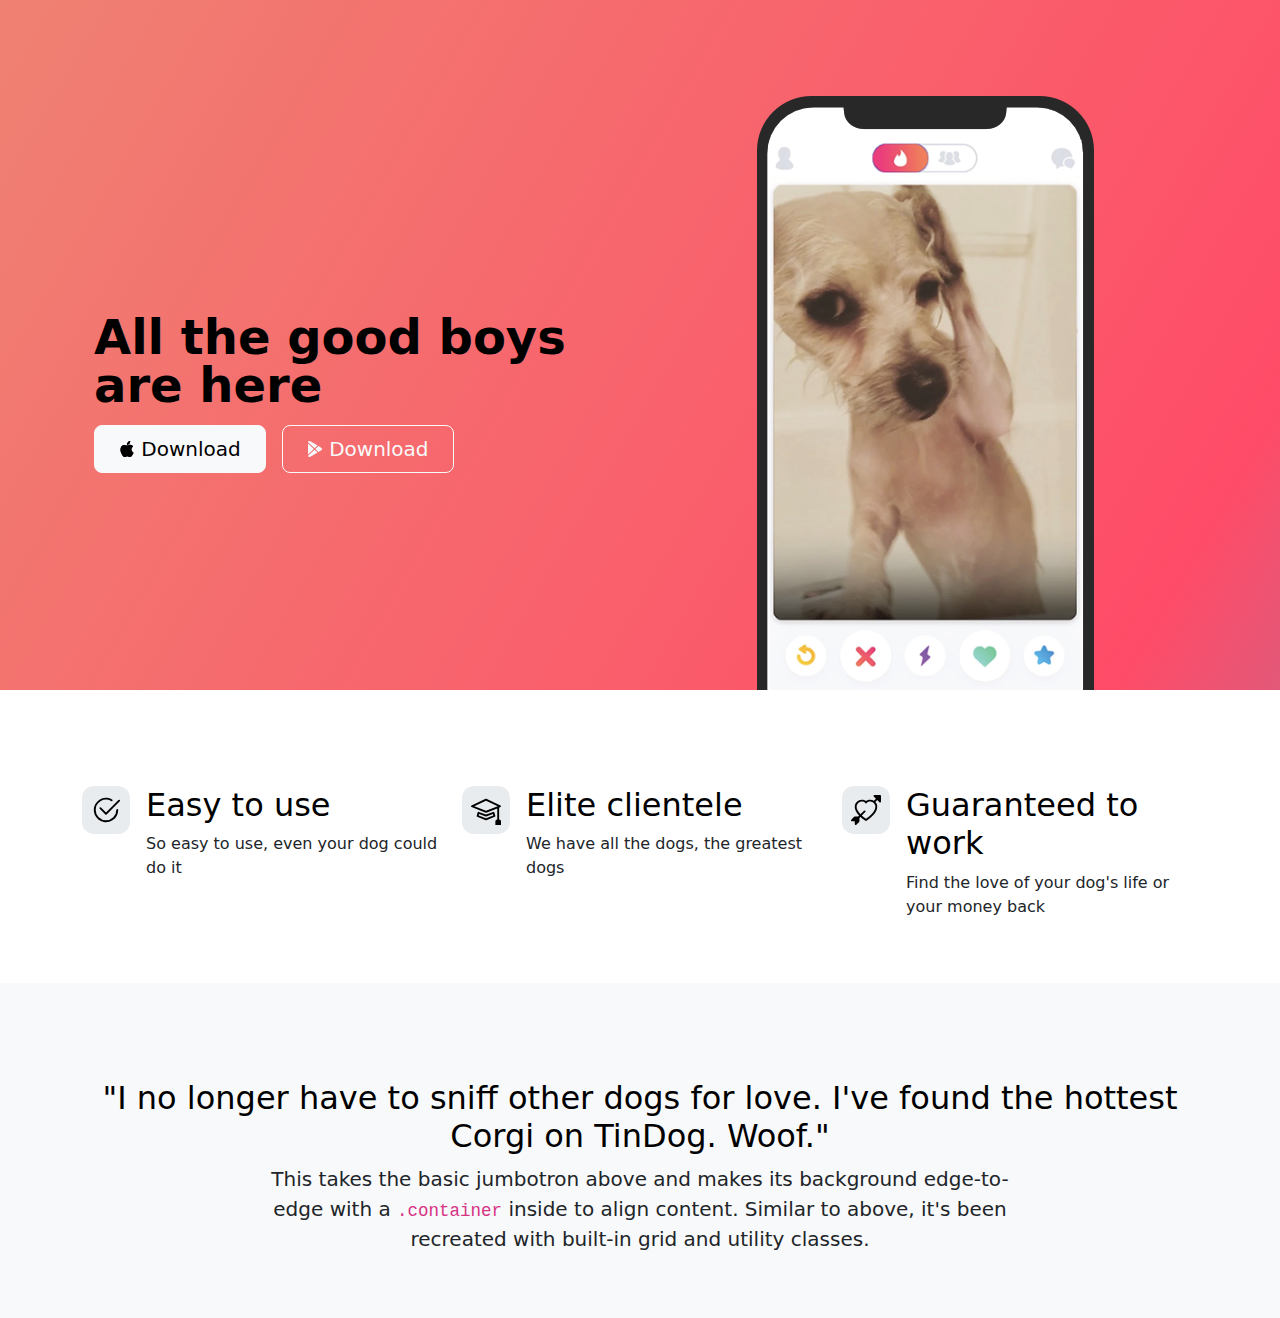
<file: index.html>
<!DOCTYPE html>
<html lang="en">

<head>
  <meta charset="UTF-8">
  <meta name="viewport" content="width=device-width, initial-scale=1.0">
  <link href="https://cdn.jsdelivr.net/npm/bootstrap@5.3.3/dist/css/bootstrap.min.css" rel="stylesheet" integrity="sha384-QWTKZyjpPEjISv5WaRU9OFeRpok6YctnYmDr5pNlyT2bRjXh0JMhjY6hW+ALEwIH" crossorigin="anonymous">
  <link rel="stylesheet" href="./css/style.css">
  <title>TinDog</title>
</head>

<body>

  <!-- Title -->
  <section id="title" class="gradient-background">
    <!--
    class="container": 
      - A Bootstrap class that centers and horizontally pads the content within the container.
      - Ensures the layout responds appropriately across different screen sizes.

    class="col-xxl-8": 
      - A Bootstrap class that defines the column width.
      - col-xxl-8 sets the element to take up 8 of the 12 available columns on extra extra large screens (≥1400px).
      - Responsive, meaning the layout adapts based on the screen size.

    class="px-4": 
      - A Bootstrap utility class that adds padding to the left and right (horizontal padding).
      - px-4 means padding of 1.5rem on both sides, based on Bootstrap's spacing scale.

    class="pt-5": 
      - A Bootstrap utility class that adds padding to the top.
      - pt-5 means padding of 3rem on the top, based on Bootstrap's spacing scale.
  -->
    <div class="container col-xxl-8 px-4 pt-5">
      <div class="row flex-lg-row-reverse align-items-center g-5 pt-5">
        <div class="col-10 col-sm-8 col-lg-6">
          <img src="./images/iphone.png" class="d-block mx-lg-auto img-fluid" alt="Bootstrap Themes" height="200" loading="lazy">
        </div>
        <div class="col-lg-6">
          <h1 class="display-5 fw-bold text-body-emphasis lh-1 mb-3">All the good boys are here</h1>
          <div class="d-grid gap-2 d-md-flex justify-content-md-start">
        <!-- Here:
            - btn: Applies Bootstrap's button styles.
            - btn-light: Sets a light background color for the button.
            - btn-lg: Makes the button large.
            - px-4: Adds horizontal padding to the button.
            - me-md-2: Adds right margin to the button on medium and larger screens.
            - apple: Custom class for additional styling. -->
            <button type="button" class="btn btn-light btn-lg px-4 me-md-2 apple">
              <svg xmlns="http://www.w3.org/2000/svg" width="16" height="16" fill="currentColor" class="bi bi-apple mb-1" viewBox="0 0 16 16"> <path d="M11.182.008C11.148-.03 9.923.023 8.857 1.18c-1.066 1.156-.902 2.482-.878 2.516.024.034 1.52.087 2.475-1.258.955-1.345.762-2.391.728-2.43Zm3.314 11.733c-.048-.096-2.325-1.234-2.113-3.422.212-2.189 1.675-2.789 1.698-2.854.023-.065-.597-.79-1.254-1.157a3.692 3.692 0 0 0-1.563-.434c-.108-.003-.483-.095-1.254.116-.508.139-1.653.589-1.968.607-.316.018-1.256-.522-2.267-.665-.647-.125-1.333.131-1.824.328-.49.196-1.422.754-2.074 2.237-.652 1.482-.311 3.83-.067 4.56.244.729.625 1.924 1.273 2.796.576.984 1.34 1.667 1.659 1.899.319.232 1.219.386 1.843.067.502-.308 1.408-.485 1.766-.472.357.013 1.061.154 1.782.539.571.197 1.111.115 1.652-.105.541-.221 1.324-1.059 2.238-2.758.347-.79.505-1.217.473-1.282Z" /> <path d="M11.182.008C11.148-.03 9.923.023 8.857 1.18c-1.066 1.156-.902 2.482-.878 2.516.024.034 1.52.087 2.475-1.258.955-1.345.762-2.391.728-2.43Zm3.314 11.733c-.048-.096-2.325-1.234-2.113-3.422.212-2.189 1.675-2.789 1.698-2.854.023-.065-.597-.79-1.254-1.157a3.692 3.692 0 0 0-1.563-.434c-.108-.003-.483-.095-1.254.116-.508.139-1.653.589-1.968.607-.316.018-1.256-.522-2.267-.665-.647-.125-1.333.131-1.824.328-.49.196-1.422.754-2.074 2.237-.652 1.482-.311 3.83-.067 4.56.244.729.625 1.924 1.273 2.796.576.984 1.34 1.667 1.659 1.899.319.232 1.219.386 1.843.067.502-.308 1.408-.485 1.766-.472.357.013 1.061.154 1.782.539.571.197 1.111.115 1.652-.105.541-.221 1.324-1.059 2.238-2.758.347-.79.505-1.217.473-1.282Z" />
              </svg> Download</button>
            <button type="button" class="btn btn-outline-light btn-lg px-4 android">
              <svg xmlns="http://www.w3.org/2000/svg" width="16" height="16" fill="currentColor" class="bi bi-google-play mb-1" viewBox="0 0 16 16"> <path d="M14.222 9.374c1.037-.61 1.037-2.137 0-2.748L11.528 5.04 8.32 8l3.207 2.96 2.694-1.586Zm-3.595 2.116L7.583 8.68 1.03 14.73c.201 1.029 1.36 1.61 2.303 1.055l7.294-4.295ZM1 13.396V2.603L6.846 8 1 13.396ZM1.03 1.27l6.553 6.05 3.044-2.81L3.333.215C2.39-.341 1.231.24 1.03 1.27Z" />
              </svg> Download</button>
          </div>
        </div>
      </div>
    </div>
  </section>
  


  <!-- Features -->
  <section id="features">
    <div class="container mt-5" >
      <div class="row g-4 py-5 row-cols-1 row-cols-lg-3">
        <div class="col d-flex align-items-start">
          <div class="icon-square text-body-emphasis bg-body-secondary d-inline-flex align-items-center justify-content-center fs-4 flex-shrink-0 me-3">
            <svg xmlns="http://www.w3.org/2000/svg" height="30" fill="currentColor" class="bi bi-check2-circle" viewBox="0 0 16 16"> <path d="M2.5 8a5.5 5.5 0 0 1 8.25-4.764.5.5 0 0 0 .5-.866A6.5 6.5 0 1 0 14.5 8a.5.5 0 0 0-1 0 5.5 5.5 0 1 1-11 0z" /> <path  d="M15.354 3.354a.5.5 0 0 0-.708-.708L8 9.293 5.354 6.646a.5.5 0 1 0-.708.708l3 3a.5.5 0 0 0 .708 0l7-7z" /></svg>
          </div>
          <div>
            <h3 class="fs-2 text-body-emphasis">Easy to use</h3>
            <p>So easy to use, even your dog could do it</p>
          </div>
        </div>
        <div class="col d-flex align-items-start">
          <div class="icon-square text-body-emphasis bg-body-secondary d-inline-flex align-items-center justify-content-center fs-4 flex-shrink-0 me-3">
            <svg xmlns="http://www.w3.org/2000/svg" height="30" fill="currentColor" class="bi bi-mortarboard" viewBox="0 0 16 16"> <path d="M8.211 2.047a.5.5 0 0 0-.422 0l-7.5 3.5a.5.5 0 0 0 .025.917l7.5 3a.5.5 0 0 0 .372 0L14 7.14V13a1 1 0 0 0-1 1v2h3v-2a1 1 0 0 0-1-1V6.739l.686-.275a.5.5 0 0 0 .025-.917l-7.5-3.5ZM8 8.46 1.758 5.965 8 3.052l6.242 2.913L8 8.46Z"/><path d="M4.176 9.032a.5.5 0 0 0-.656.327l-.5 1.7a.5.5 0 0 0 .294.605l4.5 1.8a.5.5 0 0 0 .372 0l4.5-1.8a.5.5 0 0 0 .294-.605l-.5-1.7a.5.5 0 0 0-.656-.327L8 10.466 4.176 9.032Zm-.068 1.873.22-.748 3.496 1.311a.5.5 0 0 0 .352 0l3.496-1.311.22.748L8 12.46l-3.892-1.556Z"/></svg>
          </div>
          <div>
            <h3 class="fs-2 text-body-emphasis">Elite clientele</h3>
            <p>We have all the dogs, the greatest dogs</p>
          </div>
        </div>
        <div class="col d-flex align-items-start">
          <div class="icon-square text-body-emphasis bg-body-secondary d-inline-flex align-items-center justify-content-center fs-4 flex-shrink-0 me-3">
            <svg xmlns="http://www.w3.org/2000/svg" height="30" fill="currentColor" class="bi bi-arrow-through-heart"viewBox="0 0 16 16"> <path fill-rule="evenodd"d="M2.854 15.854A.5.5 0 0 1 2 15.5V14H.5a.5.5 0 0 1-.354-.854l1.5-1.5A.5.5 0 0 1 2 11.5h1.793l.53-.53c-.771-.802-1.328-1.58-1.704-2.32-.798-1.575-.775-2.996-.213-4.092C3.426 2.565 6.18 1.809 8 3.233c1.25-.98 2.944-.928 4.212-.152L13.292 2 12.147.854A.5.5 0 0 1 12.5 0h3a.5.5 0 0 1 .5.5v3a.5.5 0 0 1-.854.354L14 2.707l-1.006 1.006c.236.248.44.531.6.845.562 1.096.585 2.517-.213 4.092-.793 1.563-2.395 3.288-5.105 5.08L8 13.912l-.276-.182a21.86 21.86 0 0 1-2.685-2.062l-.539.54V14a.5.5 0 0 1-.146.354l-1.5 1.5Zm2.893-4.894A20.419 20.419 0 0 0 8 12.71c2.456-1.666 3.827-3.207 4.489-4.512.679-1.34.607-2.42.215-3.185-.817-1.595-3.087-2.054-4.346-.761L8 4.62l-.358-.368c-1.259-1.293-3.53-.834-4.346.761-.392.766-.464 1.845.215 3.185.323.636.815 1.33 1.519 2.065l1.866-1.867a.5.5 0 1 1 .708.708L5.747 10.96Z" /> </svg>
          </div>
          <div>
            <h3 class="fs-2 text-body-emphasis">Guaranteed to work</h3>
            <p>Find the love of your dog's life or your money back</p>
          </div>
        </div>
      </div>
    </div>
  </section>


  <!-- Testimonial -->
  <section id="testimonial">
    <div class="pt-5 text-center bg-body-tertiary">
      <div class="container py-5">
        <h2 class="text-body-emphasis">"I no longer have to sniff other dogs for love. I've found the hottest Corgi on TinDog. Woof."</h2>
        <p class="col-lg-8 mx-auto lead">
          This takes the basic jumbotron above and makes its background edge-to-edge with a <code>.container</code> inside to align content. Similar to above, it's been recreated with built-in grid and utility classes.
        </p>
      </div>
    </div>
  </section>
  <!-- Pricing -->
  <section id="pricing">

  </section>
  <!-- Footer -->
  <section id="footer">

  </section>

  <script src="https://cdn.jsdelivr.net/npm/bootstrap@5.3.3/dist/js/bootstrap.bundle.min.js" integrity="sha384-YvpcrYf0tY3lHB60NNkmXc5s9fDVZLESaAA55NDzOxhy9GkcIdslK1eN7N6jIeHz" crossorigin="anonymous"></script>
</body>

</html>
</file>
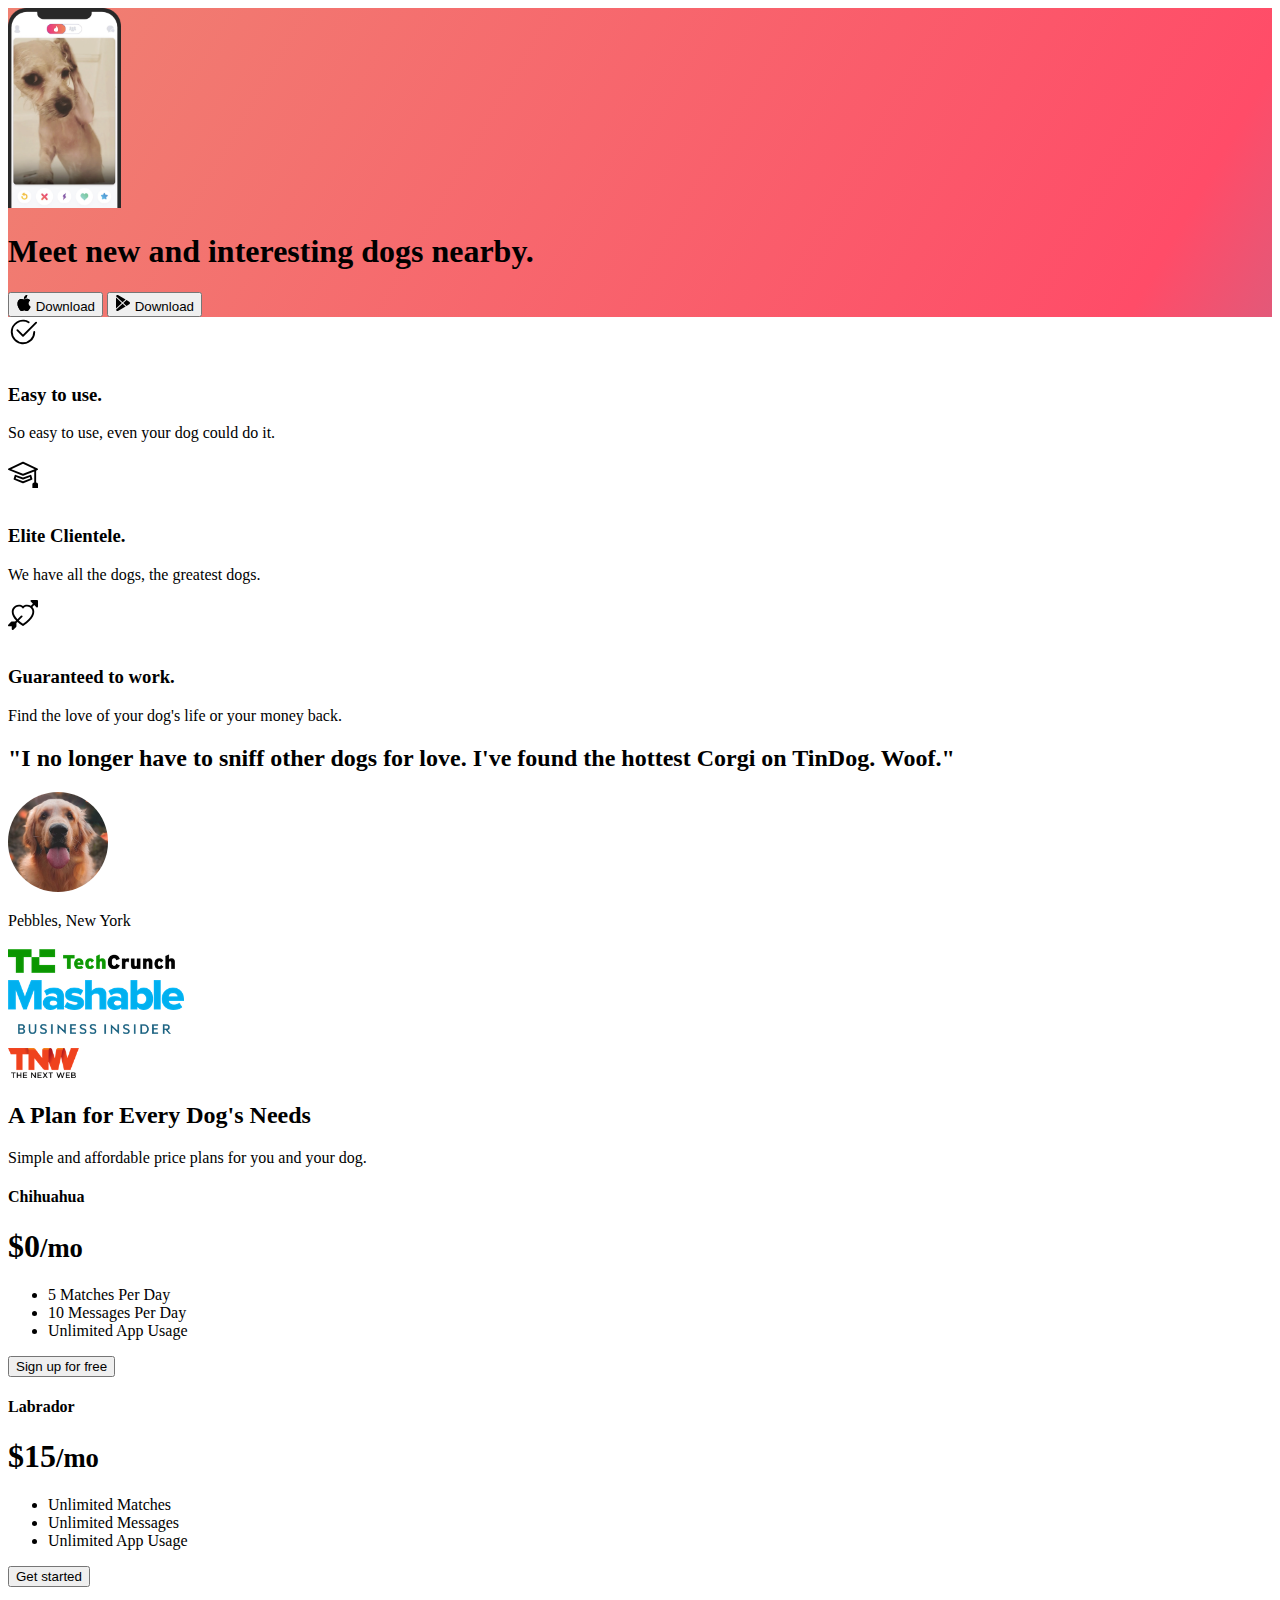
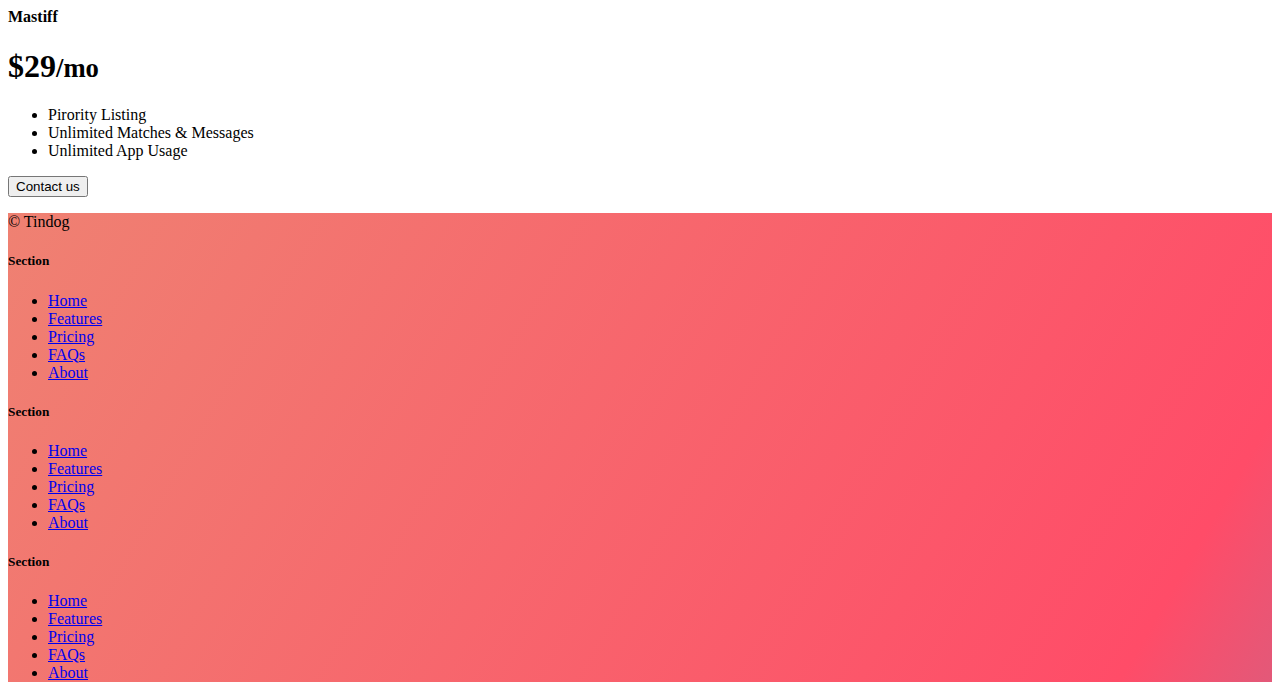
<file: solution.html>
<!DOCTYPE html>
<html lang="en">

<head>
  <meta charset="UTF-8">
  <meta name="viewport" content="width=device-width, initial-scale=1.0">
  <title>TinDog</title>
  <link href="https://cdn.jsdelivr.net/npm/bootstrap@5.3.0-alpha3/dist/css/bootstrap.min.css" rel="stylesheet"
    integrity="sha384-KK94CHFLLe+nY2dmCWGMq91rCGa5gtU4mk92HdvYe+M/SXH301p5ILy+dN9+nJOZ" crossorigin="anonymous">
  <link rel="stylesheet" href="./css/solution.css">
</head>

<body>


  <!-- Title -->
  <section id="title" class="gradient-background">

    <div class="container col-xxl-8 px-4 pt-5">
      <div class="row flex-lg-row-reverse align-items-center g-5 pt-5">
        <div class="col-10 col-sm-8 col-lg-6">
          <img src="./images/iphone.png" class="d-block mx-lg-auto img-fluid" alt="Bootstrap Themes" height="200"
            loading="lazy">
        </div>
        <div class="col-lg-6">
          <h1 class="display-5 fw-bold text-body-emphasis lh-1 mb-3">Meet new and interesting dogs nearby.</h1>

          <div class="d-grid gap-2 d-md-flex justify-content-md-start">
            <button type="button" class="btn btn-light btn-lg px-4 me-md-2"><svg xmlns="http://www.w3.org/2000/svg"
                width="16" height="16" fill="currentColor" class="bi bi-apple mb-1" viewBox="0 0 16 16">
                <path
                  d="M11.182.008C11.148-.03 9.923.023 8.857 1.18c-1.066 1.156-.902 2.482-.878 2.516.024.034 1.52.087 2.475-1.258.955-1.345.762-2.391.728-2.43Zm3.314 11.733c-.048-.096-2.325-1.234-2.113-3.422.212-2.189 1.675-2.789 1.698-2.854.023-.065-.597-.79-1.254-1.157a3.692 3.692 0 0 0-1.563-.434c-.108-.003-.483-.095-1.254.116-.508.139-1.653.589-1.968.607-.316.018-1.256-.522-2.267-.665-.647-.125-1.333.131-1.824.328-.49.196-1.422.754-2.074 2.237-.652 1.482-.311 3.83-.067 4.56.244.729.625 1.924 1.273 2.796.576.984 1.34 1.667 1.659 1.899.319.232 1.219.386 1.843.067.502-.308 1.408-.485 1.766-.472.357.013 1.061.154 1.782.539.571.197 1.111.115 1.652-.105.541-.221 1.324-1.059 2.238-2.758.347-.79.505-1.217.473-1.282Z" />
                <path
                  d="M11.182.008C11.148-.03 9.923.023 8.857 1.18c-1.066 1.156-.902 2.482-.878 2.516.024.034 1.52.087 2.475-1.258.955-1.345.762-2.391.728-2.43Zm3.314 11.733c-.048-.096-2.325-1.234-2.113-3.422.212-2.189 1.675-2.789 1.698-2.854.023-.065-.597-.79-1.254-1.157a3.692 3.692 0 0 0-1.563-.434c-.108-.003-.483-.095-1.254.116-.508.139-1.653.589-1.968.607-.316.018-1.256-.522-2.267-.665-.647-.125-1.333.131-1.824.328-.49.196-1.422.754-2.074 2.237-.652 1.482-.311 3.83-.067 4.56.244.729.625 1.924 1.273 2.796.576.984 1.34 1.667 1.659 1.899.319.232 1.219.386 1.843.067.502-.308 1.408-.485 1.766-.472.357.013 1.061.154 1.782.539.571.197 1.111.115 1.652-.105.541-.221 1.324-1.059 2.238-2.758.347-.79.505-1.217.473-1.282Z" />
              </svg> Download</button>
            <button type="button" class="btn btn-outline-light btn-lg px-4"><svg xmlns="http://www.w3.org/2000/svg"
                width="16" height="16" fill="currentColor" class="bi bi-google-play mb-1" viewBox="0 0 16 16">
                <path
                  d="M14.222 9.374c1.037-.61 1.037-2.137 0-2.748L11.528 5.04 8.32 8l3.207 2.96 2.694-1.586Zm-3.595 2.116L7.583 8.68 1.03 14.73c.201 1.029 1.36 1.61 2.303 1.055l7.294-4.295ZM1 13.396V2.603L6.846 8 1 13.396ZM1.03 1.27l6.553 6.05 3.044-2.81L3.333.215C2.39-.341 1.231.24 1.03 1.27Z" />
              </svg> Download</button>
          </div>
        </div>
      </div>
    </div>
  </section>
  <!-- Features -->
  <section id="features">
    <div class="container mt-5">
      <div class="row g-4 py-5 row-cols-1 row-cols-lg-3">
        <div class="col d-flex align-items-start">
          <div
            class="icon-square text-body-emphasis bg-body-secondary d-inline-flex align-items-center justify-content-center fs-4 flex-shrink-0 me-3">
            <svg xmlns="http://www.w3.org/2000/svg" height="30" fill="currentColor" class="bi bi-check2-circle"
              viewBox="0 0 16 16">
              <path
                d="M2.5 8a5.5 5.5 0 0 1 8.25-4.764.5.5 0 0 0 .5-.866A6.5 6.5 0 1 0 14.5 8a.5.5 0 0 0-1 0 5.5 5.5 0 1 1-11 0z" />
              <path
                d="M15.354 3.354a.5.5 0 0 0-.708-.708L8 9.293 5.354 6.646a.5.5 0 1 0-.708.708l3 3a.5.5 0 0 0 .708 0l7-7z" />
            </svg>
          </div>
          <div>
            <h3 class="fs-2">Easy to use.</h3>
            <p>So easy to use, even your dog could do it.</p>

          </div>
        </div>
        <div class="col d-flex align-items-start">
          <div class="icon-square text-body-emphasis bg-body-secondary d-inline-flex align-items-center justify-content-center fs-4 flex-shrink-0 me-3">
            <svg xmlns="http://www.w3.org/2000/svg" height="30" fill="currentColor" class="bi bi-mortarboard"
              viewBox="0 0 16 16">
              <path
                d="M8.211 2.047a.5.5 0 0 0-.422 0l-7.5 3.5a.5.5 0 0 0 .025.917l7.5 3a.5.5 0 0 0 .372 0L14 7.14V13a1 1 0 0 0-1 1v2h3v-2a1 1 0 0 0-1-1V6.739l.686-.275a.5.5 0 0 0 .025-.917l-7.5-3.5ZM8 8.46 1.758 5.965 8 3.052l6.242 2.913L8 8.46Z" />
              <path
                d="M4.176 9.032a.5.5 0 0 0-.656.327l-.5 1.7a.5.5 0 0 0 .294.605l4.5 1.8a.5.5 0 0 0 .372 0l4.5-1.8a.5.5 0 0 0 .294-.605l-.5-1.7a.5.5 0 0 0-.656-.327L8 10.466 4.176 9.032Zm-.068 1.873.22-.748 3.496 1.311a.5.5 0 0 0 .352 0l3.496-1.311.22.748L8 12.46l-3.892-1.556Z" />
            </svg>
          </div>
          <div>
            <h3 class="fs-2">Elite Clientele.</h3>
            <p>We have all the dogs, the greatest dogs.</p>

          </div>
        </div>
        <div class="col d-flex align-items-start">
          <div
            class="icon-square text-body-emphasis bg-body-secondary d-inline-flex align-items-center justify-content-center fs-4 flex-shrink-0 me-3">
            <svg xmlns="http://www.w3.org/2000/svg" height="30" fill="currentColor" class="bi bi-arrow-through-heart"
              viewBox="0 0 16 16">
              <path fill-rule="evenodd"
                d="M2.854 15.854A.5.5 0 0 1 2 15.5V14H.5a.5.5 0 0 1-.354-.854l1.5-1.5A.5.5 0 0 1 2 11.5h1.793l.53-.53c-.771-.802-1.328-1.58-1.704-2.32-.798-1.575-.775-2.996-.213-4.092C3.426 2.565 6.18 1.809 8 3.233c1.25-.98 2.944-.928 4.212-.152L13.292 2 12.147.854A.5.5 0 0 1 12.5 0h3a.5.5 0 0 1 .5.5v3a.5.5 0 0 1-.854.354L14 2.707l-1.006 1.006c.236.248.44.531.6.845.562 1.096.585 2.517-.213 4.092-.793 1.563-2.395 3.288-5.105 5.08L8 13.912l-.276-.182a21.86 21.86 0 0 1-2.685-2.062l-.539.54V14a.5.5 0 0 1-.146.354l-1.5 1.5Zm2.893-4.894A20.419 20.419 0 0 0 8 12.71c2.456-1.666 3.827-3.207 4.489-4.512.679-1.34.607-2.42.215-3.185-.817-1.595-3.087-2.054-4.346-.761L8 4.62l-.358-.368c-1.259-1.293-3.53-.834-4.346.761-.392.766-.464 1.845.215 3.185.323.636.815 1.33 1.519 2.065l1.866-1.867a.5.5 0 1 1 .708.708L5.747 10.96Z" />
            </svg>
          </div>
          <div>
            <h3 class="fs-2">Guaranteed to work.</h3>
            <p>Find the love of your dog's life or your money back.</p>

          </div>
        </div>
      </div>
    </div>
  </section>
  <!-- Testimonial -->
  <section id="testimonial">
    <div class="my-5">
      <div class="p-5 text-center bg-body-tertiary">
        <div class="container py-5">
          <h2 class="text-body-emphasis">"I no longer have to sniff other dogs for love. I've found the hottest Corgi on
            TinDog. Woof."</h2>
          <img class="profile-img mt-5" src="./images/dog-img.jpg" alt="dog image">
          <p class="col-lg-8 mx-auto lead mt-2">
            Pebbles, New York
          </p>
        </div>

        <div class="container">
          <div class="row">
            <div class="col-lg-3 col-sm-12">
              <img src="./images/techcrunch.png" alt="techcrunch" height="30">
            </div>
            <div class="col-lg-3 col-sm-12">
              <img src="./images/mashable.png" alt="mashable" height="30">
            </div>
            <div class="col-lg-3 col-sm-12">
              <img src="./images/bizinsider.png" alt="bizinsider" height="30">
            </div>
            <div class="col-lg-3 col-sm-12">
              <img src="./images/tnw.png" alt="tnw" height="30">
            </div>
          </div>
        </div>
      </div>
    </div>
  </section>
  <!-- Pricing -->
  <section id="pricing">
    <div class="container">
      <div class="pricing-header p-3 pb-md-4 mx-auto text-center">
        <h2 class="display-4 fw-normal">A Plan for Every Dog's Needs</h2>
        <p class="fs-5 text-body-secondary">Simple and affordable price plans for you and your dog.
      </div>
      <div class="row row-cols-1 row-cols-md-3 mb-3 text-center">
        <div class="col">
          <div class="card mb-4 rounded-3 shadow-sm">
            <div class="card-header py-3">
              <h4 class="my-0 fw-normal">Chihuahua</h4>
            </div>
            <div class="card-body">
              <h1 class="card-title pricing-card-title">$0<small class="text-body-secondary fw-light">/mo</small></h1>
              <ul class="list-unstyled mt-3 mb-4">
                <li>5 Matches Per Day</li>
                <li>10 Messages Per Day</li>
                <li>Unlimited App Usage</li>
              </ul>
              <button type="button" class="w-100 btn btn-lg btn-outline-dark">Sign up for free</button>
            </div>
          </div>
        </div>
        <div class="col">
          <div class="card mb-4 rounded-3 shadow-sm">
            <div class="card-header py-3">
              <h4 class="my-0 fw-normal">Labrador</h4>
            </div>
            <div class="card-body">
              <h1 class="card-title pricing-card-title">$15<small class="text-body-secondary fw-light">/mo</small></h1>
              <ul class="list-unstyled mt-3 mb-4">
                <li>Unlimited Matches</li>
                <li>Unlimited Messages</li>
                <li>Unlimited App Usage</li>
              </ul>
              <button type="button" class="w-100 btn btn-lg btn-dark">Get started</button>
            </div>
          </div>
        </div>
        <div class="col">
          <div class="card mb-4 rounded-3 shadow-sm border-dark">
            <div class="card-header py-3 text-bg-dark border-dark">
              <h4 class="my-0 fw-normal">Mastiff</h4>
            </div>
            <div class="card-body">
              <h1 class="card-title pricing-card-title">$29<small class="text-body-secondary fw-light">/mo</small></h1>
              <ul class="list-unstyled mt-3 mb-4">
                <li>Pirority Listing</li>
                <li>Unlimited Matches & Messages</li>
                <li>Unlimited App Usage</li>
              </ul>
              <button type="button" class="w-100 btn btn-lg btn-dark">Contact us</button>
            </div>
          </div>
        </div>
      </div>
    </div>
  </section>
  <!-- Footer -->
  <section id="contact" class="gradient-background">
    <div class="container ">
      <footer class="row row-cols-1 row-cols-sm-2 row-cols-md-5 py-5 mt-5 border-top">
        <div class="col mb-3">

          <p class="text-body-secondary">© Tindog</p>
        </div>

        <div class="col mb-3">

        </div>

        <div class="col mb-3">
          <h5>Section</h5>
          <ul class="nav flex-column">
            <li class="nav-item mb-2"><a href="#" class="nav-link p-0 text-body-secondary">Home</a></li>
            <li class="nav-item mb-2"><a href="#" class="nav-link p-0 text-body-secondary">Features</a></li>
            <li class="nav-item mb-2"><a href="#" class="nav-link p-0 text-body-secondary">Pricing</a></li>
            <li class="nav-item mb-2"><a href="#" class="nav-link p-0 text-body-secondary">FAQs</a></li>
            <li class="nav-item mb-2"><a href="#" class="nav-link p-0 text-body-secondary">About</a></li>
          </ul>
        </div>

        <div class="col mb-3">
          <h5>Section</h5>
          <ul class="nav flex-column">
            <li class="nav-item mb-2"><a href="#" class="nav-link p-0 text-body-secondary">Home</a></li>
            <li class="nav-item mb-2"><a href="#" class="nav-link p-0 text-body-secondary">Features</a></li>
            <li class="nav-item mb-2"><a href="#" class="nav-link p-0 text-body-secondary">Pricing</a></li>
            <li class="nav-item mb-2"><a href="#" class="nav-link p-0 text-body-secondary">FAQs</a></li>
            <li class="nav-item mb-2"><a href="#" class="nav-link p-0 text-body-secondary">About</a></li>
          </ul>
        </div>

        <div class="col mb-3">
          <h5>Section</h5>
          <ul class="nav flex-column">
            <li class="nav-item mb-2"><a href="#" class="nav-link p-0 text-body-secondary">Home</a></li>
            <li class="nav-item mb-2"><a href="#" class="nav-link p-0 text-body-secondary">Features</a></li>
            <li class="nav-item mb-2"><a href="#" class="nav-link p-0 text-body-secondary">Pricing</a></li>
            <li class="nav-item mb-2"><a href="#" class="nav-link p-0 text-body-secondary">FAQs</a></li>
            <li class="nav-item mb-2"><a href="#" class="nav-link p-0 text-body-secondary">About</a></li>
          </ul>
        </div>
      </footer>
    </div>
  </section>
</body>

</html>
</file>
<file: css/style.css>
.gradient-background {
  background: linear-gradient(300deg, #00bfff, #ff4c68, #ef8172);
  background-size: 180% 180%;
  animation: gradient-animation 18s ease infinite;
}

@keyframes gradient-animation {
  0% {
    background-position: 0% 50%;
  }
  50% {
    background-position: 100% 50%;
  }
  100% {
    background-position: 0% 50%;
  }
}

.icon-square {
  width: 3rem;
  height: 3rem;
  border-radius: 0.75rem;
}

.profile-img {
  height: 100px;
  border-radius: 50%;
}
/* .apple{
  background-color: white;
  color: black;
  border-color: white;
}
.android{
  border-color: white;
  color: white;
} */
</file>
<file: css/solution.css>
.gradient-background {
  background: linear-gradient(300deg, #00bfff, #ff4c68, #ef8172);
  background-size: 180% 180%;
  animation: gradient-animation 18s ease infinite;
}

@keyframes gradient-animation {
  0% {
    background-position: 0% 50%;
  }
  50% {
    background-position: 100% 50%;
  }
  100% {
    background-position: 0% 50%;
  }
}

.icon-square {
  width: 3rem;
  height: 3rem;
  border-radius: 0.75rem;
}

.profile-img {
  border-radius: 50%;
  height: 100px;
}
</file>
